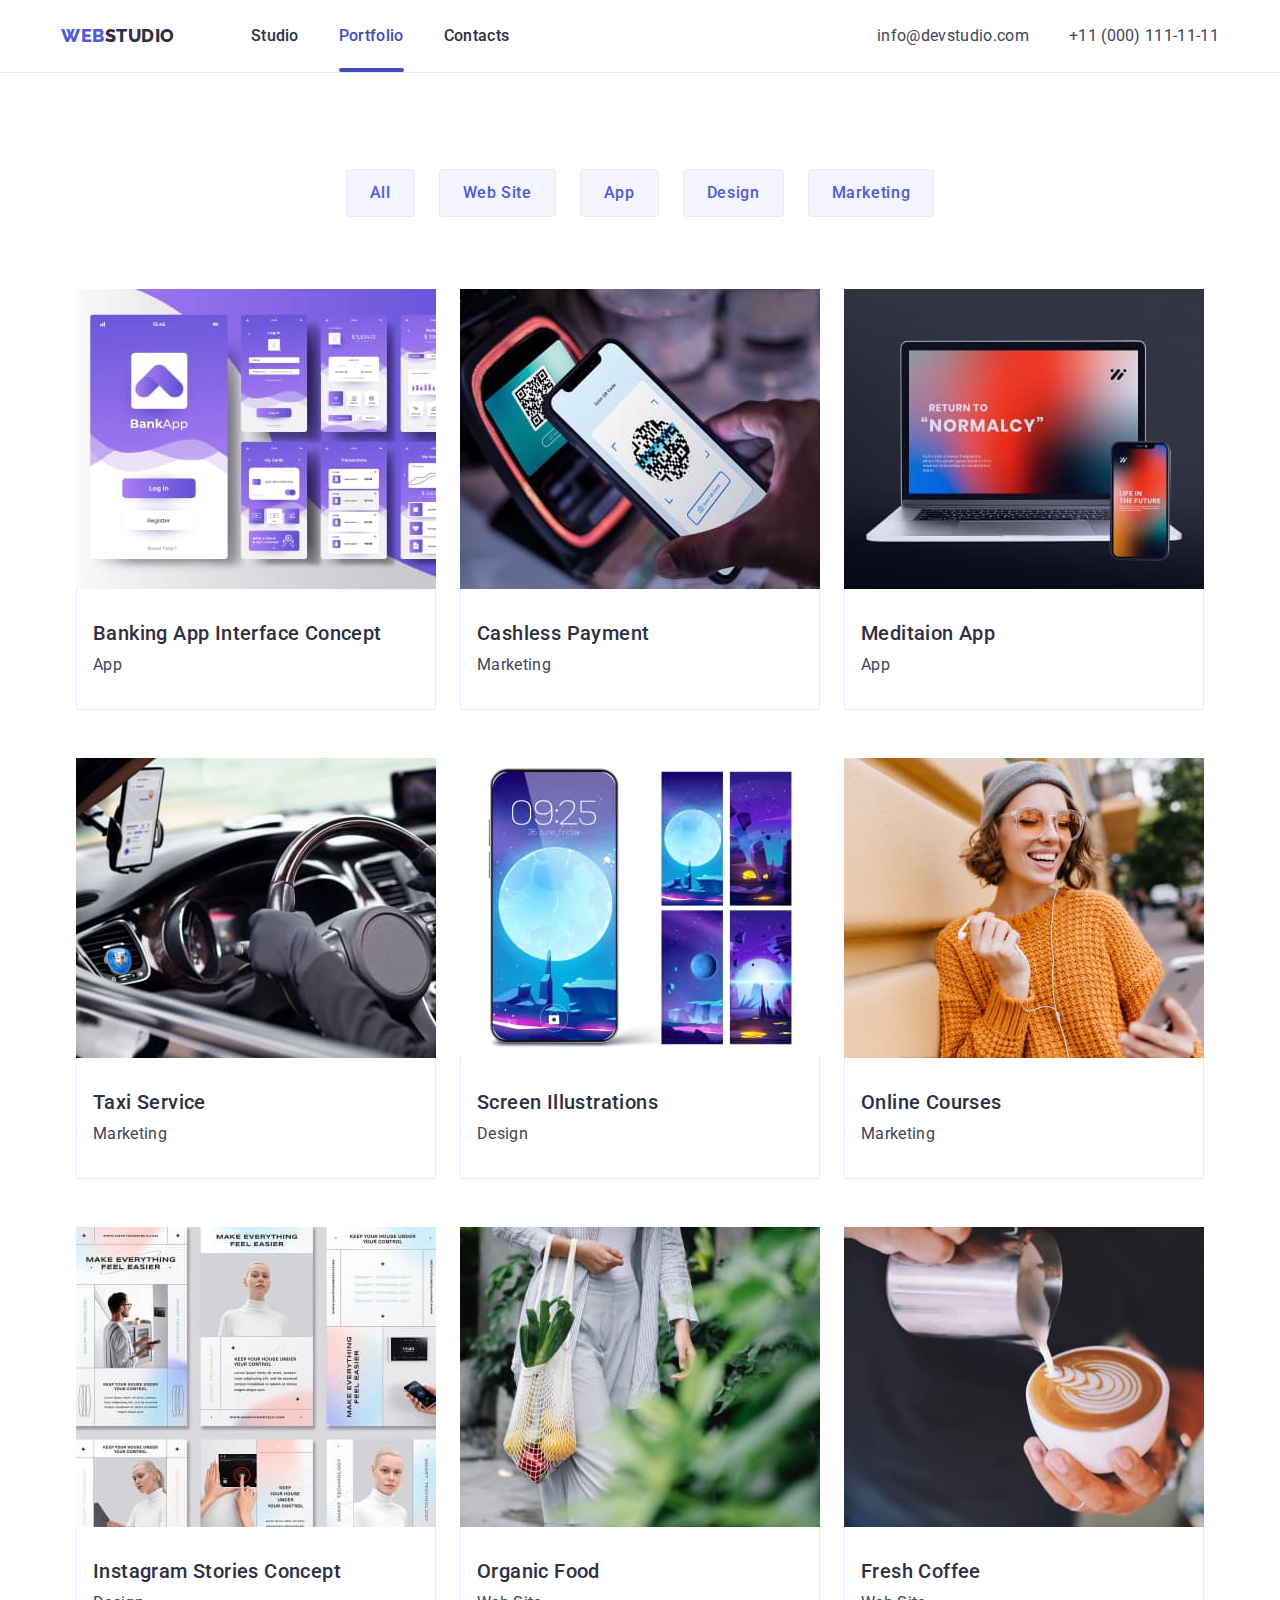
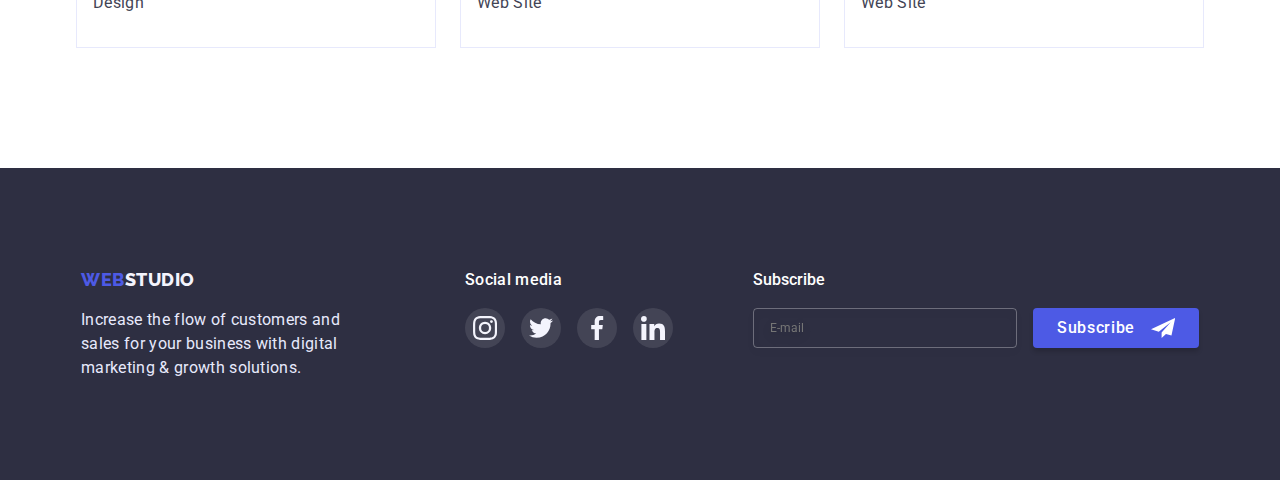
<file: portfolio.html>
<!DOCTYPE html>
<html lang="en">
  <head>
    <meta charset="UTF-8" />
    <meta http-equiv="X-UA-Compatible" content="IE=edge" />
    <meta name="viewport" content="width=device-width, initial-scale=1.0" />
    <title>Portfolio</title>
    <!-- Fonts -->
    <link rel="preconnect" href="https://fonts.googleapis.com" />
    <link rel="preconnect" href="https://fonts.gstatic.com" crossorigin />
    <link
      href="https://fonts.googleapis.com/css2?family=Raleway:wght@800&family=Roboto:wght@400;500;700;900&display=swap"
      rel="stylesheet"
    />
    <!-- Modern-normalize -->
    <link
      rel="stylesheet"
      href="https://cdn.jsdelivr.net/npm/modern-normalize@1.1.0/modern-normalize.min.css"
    />
    <!-- Custom styles  -->
    <link rel="stylesheet" href="./css/style.css" />
  </head>
  <body>
    <!-- Page header -->
    <header class="header-portfolio">
      <div class="header-container container">
        <!-- Logo -->
        <a class="header-logo logo link" href="./index.html"
          >Web<span class="logo-part">Studio</span></a
        >
        <!-- Main navigation -->
        <nav class="header-nav">
          <ul class="header-list list">
            <li class="header-item">
              <a class="header-link link" href="./index.html">Studio</a>
            </li>
            <li class="header-item">
              <a class="header-link current link" href="./portfolio.html"
                >Portfolio</a
              >
            </li>
            <li class="header-item">
              <a class="header-link link" href="#">Contacts</a>
            </li>
          </ul>
        </nav>
        <address class="header-contacts">
          <ul class="header-contacts-list list">
            <li class="header-contacts-item">
              <a
                class="header-contacts-link link"
                href="mailto:info@devstudio.com"
                >info@devstudio.com</a
              >
            </li>
            <li class="header-contacts-item">
              <a class="header-contacts-link link" href="tel:+110001111111"
                >+11 (000) 111-11-11</a
              >
            </li>
          </ul>
        </address>
      </div>
    </header>
    <main>
      <!-- Main content section -->
      <section class="portfolio-section">
        <div class="container">
          <!-- Page title -->
          <h1 class="visually-hidden">Portfolio</h1>
          <!-- Filter buttons  -->
          <ul class="button-list list">
            <li class="button-list-item">
              <button class="portfolio-btn btn" type="button">All</button>
            </li>
            <li class="button-list-item">
              <button class="portfolio-btn btn" type="button">Web Site</button>
            </li>
            <li class="button-list-item">
              <button class="portfolio-btn btn" type="button">App</button>
            </li>
            <li class="button-list-item">
              <button class="portfolio-btn btn" type="button">Design</button>
            </li>
            <li class="button-list-item">
              <button class="portfolio-btn btn" type="button">Marketing</button>
            </li>
          </ul>
          <!-- Project card section-->
          <ul class="project-cart-list card-set list">
            <li class="project-card-item card-set-item">
              <a class="project-card-link link" href="">
                <div class="overlay-box">
                  <img
                    src="./images/portfolio/img1.jpg"
                    alt="banking App"
                    width="360"
                    height="300"
                  />

                  <div class="overlay-txt">
                    <p class="overlay-desc">
                      14 Stylish and User-Friendly App Design Concepts · Task
                      Manager App · Calorie Tracker App · Exotic Fruit Ecommerce
                      App · Cloud Storage App
                    </p>
                  </div>
                </div>
                <div class="project-card-desc">
                  <h2 class="project-card-title">
                    Banking App Interface Concept
                  </h2>
                  <p class="project-card-txt">App</p>
                </div>
              </a>
            </li>
            <li class="project-card-item card-set-item">
              <a class="project-card-link link" href="">
                <div class="overlay-box">
                  <img
                    class="project-card-img"
                    src="./images/portfolio/img2.jpg"
                    alt="payment by phone"
                    width="360"
                    height="300"
                  />
                  <div class="overlay-txt">
                    <p class="overlay-desc">
                      14 Stylish and User-Friendly App Design Concepts · Task
                      Manager App · Calorie Tracker App · Exotic Fruit Ecommerce
                      App · Cloud Storage App
                    </p>
                  </div>
                </div>
                <div class="project-card-desc">
                  <h2 class="project-card-title">Cashless Payment</h2>
                  <p class="project-card-txt">Marketing</p>
                </div>
              </a>
            </li>
            <li class="project-card-item card-set-item">
              <a class="project-card-link link" href="">
                <div class="overlay-box">
                  <img
                    src="./images/portfolio/img3.jpg"
                    alt="meditaion App on laptop and phone"
                    width="360"
                    height="300"
                  />
                  <div class="overlay-txt">
                    <p class="overlay-desc">
                      14 Stylish and User-Friendly App Design Concepts · Task
                      Manager App · Calorie Tracker App · Exotic Fruit Ecommerce
                      App · Cloud Storage App
                    </p>
                  </div>
                </div>
                <div class="project-card-desc">
                  <h2 class="project-card-title">Meditaion App</h2>
                  <p class="project-card-txt">App</p>
                </div>
              </a>
            </li>
            <li class="project-card-item card-set-item">
              <a class="project-card-link link" href="">
                <div class="overlay-box">
                  <img
                    src="./images/portfolio/img4.jpg"
                    alt="phone with taxi app in car"
                    width="360"
                    height="300"
                  />
                  <div class="overlay-txt">
                    <p class="overlay-desc">
                      14 Stylish and User-Friendly App Design Concepts · Task
                      Manager App · Calorie Tracker App · Exotic Fruit Ecommerce
                      App · Cloud Storage App
                    </p>
                  </div>
                </div>
                <div class="project-card-desc">
                  <h2 class="project-card-title">Taxi Service</h2>
                  <p class="project-card-txt">Marketing</p>
                </div>
              </a>
            </li>
            <li class="project-card-item card-set-item">
              <a class="project-card-link link" href="">
                <div class="overlay-box">
                  <img
                    src="./images/portfolio/img5.jpg"
                    alt="screen Illustrations"
                    width="360"
                    height="300"
                  />
                  <div class="overlay-txt">
                    <p class="overlay-desc">
                      14 Stylish and User-Friendly App Design Concepts · Task
                      Manager App · Calorie Tracker App · Exotic Fruit Ecommerce
                      App · Cloud Storage App
                    </p>
                  </div>
                </div>
                <div class="project-card-desc">
                  <h2 class="project-card-title">Screen Illustrations</h2>
                  <p class="project-card-txt">Design</p>
                </div>
              </a>
            </li>
            <li class="project-card-item card-set-item">
              <a class="project-card-link link" href="">
                <div class="overlay-box">
                  <img
                    src="./images/portfolio/img6.jpg"
                    alt="smiling girl with phone "
                    width="360"
                    height="300"
                  />
                  <div class="overlay-txt">
                    <p class="overlay-desc">
                      14 Stylish and User-Friendly App Design Concepts · Task
                      Manager App · Calorie Tracker App · Exotic Fruit Ecommerce
                      App · Cloud Storage App
                    </p>
                  </div>
                </div>
                <div class="project-card-desc">
                  <h2 class="project-card-title">Online Courses</h2>
                  <p class="project-card-txt">Marketing</p>
                </div>
              </a>
            </li>
            <li class="project-card-item card-set-item">
              <a class="project-card-link link" href="">
                <div class="overlay-box">
                  <img
                    src="./images/portfolio/img7.jpg"
                    alt="instagram Stories"
                    width="360"
                    height="300"
                  />
                  <div class="overlay-txt">
                    <p class="overlay-desc">
                      14 Stylish and User-Friendly App Design Concepts · Task
                      Manager App · Calorie Tracker App · Exotic Fruit Ecommerce
                      App · Cloud Storage App
                    </p>
                  </div>
                </div>
                <div class="project-card-desc">
                  <h2 class="project-card-title">Instagram Stories Concept</h2>
                  <p class="project-card-txt">Design</p>
                </div>
              </a>
            </li>
            <li class="project-card-item card-set-item">
              <a class="project-card-link link" href="">
                <div class="overlay-box">
                  <img
                    src="./images/portfolio/img8.jpg"
                    alt="food in bag"
                    width="360"
                    height="300"
                  />
                  <div class="overlay-txt">
                    <p class="overlay-desc">
                      14 Stylish and User-Friendly App Design Concepts · Task
                      Manager App · Calorie Tracker App · Exotic Fruit Ecommerce
                      App · Cloud Storage App
                    </p>
                  </div>
                </div>
                <div class="project-card-desc">
                  <h2 class="project-card-title">Organic Food</h2>
                  <p class="project-card-txt">Web Site</p>
                </div>
              </a>
            </li>
            <li class="project-card-item card-set-item">
              <a class="project-card-link link" href="">
                <div class="overlay-box">
                  <img
                    src="./images/portfolio/img9.jpg"
                    alt="cup of coffee"
                    width="360"
                    height="300"
                  />
                  <div class="overlay-txt">
                    <p class="overlay-desc">
                      14 Stylish and User-Friendly App Design Concepts · Task
                      Manager App · Calorie Tracker App · Exotic Fruit Ecommerce
                      App · Cloud Storage App
                    </p>
                  </div>
                </div>
                <div class="project-card-desc">
                  <h2 class="project-card-title">Fresh Coffee</h2>
                  <p class="project-card-txt">Web Site</p>
                </div>
              </a>
            </li>
          </ul>
        </div>
      </section>
    </main>
    <!-- Footer -->
    <footer class="footer">
      <div class="footer-container container">
        <div class="footer-desc">
          <a class="footer-logo logo link" href="./index.html"
            >Web<span class="footer-logo-part">Studio</span></a
          >
          <p class="footer-txt">
            Increase the flow of customers and sales for your business with
            digital marketing & growth solutions.
          </p>
        </div>
        <div class="social">
          <p class="social-title">Social media</p>
          <ul class="social-list-footer list">
            <li class="social-item-footer">
              <a
                class="social-link-footer"
                href="https://www.instagram.com"
                rel="noopener noreferrer"
                aria-label="Instagram link"
              >
                <svg class="social-icon" width="24" height="24">
                  <use href="./images/icons.svg#icon-instagram"></use>
                </svg>
              </a>
            </li>
            <li class="social-item-footer">
              <a
                class="social-link-footer"
                href=""
                rel="noopener noreferrer"
                aria-label="Twitter link"
              >
                <svg class="social-icon" width="24" height="24">
                  <use href="./images/icons.svg#icon-twitter"></use>
                </svg>
              </a>
            </li>
            <li class="social-item-footer">
              <a
                class="social-link-footer"
                href=""
                rel="noopener noreferrer"
                aria-label="Facebook link"
              >
                <svg class="social-icon" width="24" height="24">
                  <use href="./images/icons.svg#icon-facebook"></use>
                </svg>
              </a>
            </li>
            <li class="social-item-footer">
              <a
                class="social-link-footer"
                href=""
                rel="noopener noreferrer"
                aria-label="Linkedin link"
              >
                <svg class="social-icon" width="24" height="24">
                  <use href="./images/icons.svg#icon-linkedin"></use>
                </svg>
              </a>
            </li>
          </ul>
        </div>
        <div class="subscribe">
          <p class="subscribe-desc">Subscribe</p>
          <form class="subscribe-form">
            <label class="subscribe-label">
              <input
                class="subscribe-field"
                type="email"
                name="subscribe_mail"
                placeholder="E-mail"
              />
            </label>
            <button class="subscribe-btn btn" type="submit">
              Subscribe
              <svg class="subscribe-icon" width="24" height="24">
                <use href="./images/icons.svg#icon-send"></use>
              </svg>
            </button>
          </form>
        </div>
      </div>
    </footer>
  </body>
</html>
</file>
<file: css/style.css>
:root {
  /* Fonts */
  --primary-font: 'Roboto', sans-serif;
  --logo-font: 'Raleway', sans-serif;
  /* Text & BG colors */
  --navy-blue-cl: #2e2f42;
  --navy-blue-modal-cl: rgba(46, 47, 66, 0.4);
  --slate-cl: #434455;
  --light-slate-cl: #8e8f99;
  --cornflower-cl: #e7e9fc;
  --irirs-cl: #4d5ae5;
  --ocean-cl: #404bbf;
  --cloud-cl: #f4f4fd;
  --light-cl: #ffffff;
  --grey-cl: #2e2f42b3;
  --green-cl: #31d0aa;
  --light-dark-cl: rgba(255, 255, 255, 0.1);
  /* others */
  --indent: 24px;
  --items: 3;
  --trns-fast: 250ms cubic-bezier(0.4, 0, 0.2, 1);
  --trns-slow: 550ms cubic-bezier(0.4, 0, 0.2, 1);
}

body {
  font-family: var(--primary-font);
  background-color: var(--light-cl);
  color: var(--navy-blue-cl);
}
/* Reset styles */
h1,
h2,
h3,
h4,
h5,
h6,
p {
  margin: 0;
}
img {
  display: block;
  max-width: 100%;
  height: auto;
}
button {
  cursor: pointer;
}
.list {
  list-style-type: none;
  margin: 0;
  padding: 0;
}

.link {
  text-decoration: none;
}

/* Logo */
.logo {
  font-family: var(--logo-font);
  font-weight: 800;
  font-size: 18px;
  line-height: calc(24 / 18);
  letter-spacing: 0.03em;
  text-transform: uppercase;
  color: var(--irirs-cl);
}
.logo-part {
  color: var(--navy-blue-cl);
}
/* Buttom */
.btn {
  font-family: inherit;
  font-weight: 500;
  font-size: 16px;
  line-height: calc(24 / 16);
  letter-spacing: 0.04em;
}
.hero-btn {
  color: var(--light-cl);
  background-color: var(--irirs-cl);
  background: var(--irirs-cl);
  border: none;
  box-shadow: 0px 4px 4px rgba(0, 0, 0, 0.15);
  border-radius: 4px;
  display: block;
  margin: 0 auto;
  min-width: 169px;
  min-height: 56px;
  padding: 15px 31px;
  align-items: center;
  transition: background-color var(--trns-fast);
}
.hero-btn:focus,
.hero-btn:hover {
  background-color: var(--ocean-cl);
}
.portfolio-btn {
  color: var(--irirs-cl);
  background-color: var(--cloud-cl);
  border: 1px solid var(--cornflower-cl);
  border-radius: 4px;
  padding: 11px 23px;
  transition: background-color var(--trns-fast), color var(--trns-fast),
    border var(--trns-fast), box-shadow var(--trns-fast);
}
.portfolio-btn:hover,
.portfolio-btn:focus {
  color: var(--light-cl);
  background-color: var(--ocean-cl);
  box-shadow: 0px 3px 1px rgba(0, 0, 0, 0.1), 0px 2px 1px rgba(0, 0, 0, 0.08),
    0px 2px 2px rgba(0, 0, 0, 0.12);
  border: 1px solid var(--ocean-cl);
}
/* Container */
.container {
  min-width: 320px;
  max-width: 428px;
  padding-left: 15px;
  padding-right: 15px;
  margin-right: auto;
  margin-left: auto;
}
@media screen and (min-width: 768px) {
  .container {
    max-width: 768px;
  }
}
@media screen and (min-width: 1200px) {
  .container {
    max-width: 1158px;
  }
}
/* Card Set */
.card-set {
  display: flex;
  flex-wrap: wrap;
  row-gap: calc(2 * var(--indent));
  column-gap: var(--indent);
}
.card-set-item {
  flex-basis: calc((100% - var(--indent) * (var(--items) - 1)) / var(--items));
}
/* Text-set */
.text-set {
  display: flex;
}
/* Header */
.header-portfolio {
  border-bottom: 1px solid var(--cornflower-cl);
}
.header-container {
  display: flex;
  align-items: center;
  justify-content: center;
  padding-top: 24px;
  padding-bottom: 24px;
}
@media screen and (min-width: 768px) {
  .header-container {
    padding: 0;
  }
}
.header-logo {
  margin-right: 120px;
}
@media screen and (min-width: 1200px) {
  .header-logo {
    margin-right: 76px;
  }
}
.header-nav {
  display: none;
}
@media screen and (min-width: 768px) {
  .header-nav {
    display: block;
    margin-right: 118px;
  }
}
@media screen and (min-width: 1200px) {
  .header-nav {
    margin-right: auto;
  }
}

.header-list {
  display: flex;
  gap: 40px;
  align-items: baseline;
}

.header-item {
}
.header-link {
  display: block;
  padding-top: 24px;
  padding-bottom: 24px;
  font-weight: 500;
  font-size: 16px;
  line-height: calc(24 / 16);
  letter-spacing: 0.02em;
  color: var(--navy-blue-cl);

  position: relative;
  transition: color var(--trns-fast);
}
.header-link:focus,
.header-link:hover,
.header-contacts-link:hover,
.header-contacts-link:focus {
  color: var(--ocean-cl);
}
.header-contacts {
  display: none;
}
@media screen and (min-width: 768px) {
  .header-contacts {
    display: block;
  }
}
.header-contacts-list {
  display: flex;
  gap: 40px;
}
@media screen and (min-width: 768px) and (max-width: 1199px) {
  .header-contacts-list {
    flex-wrap: wrap;
    width: 119px;
    gap: 4px;
  }
}
.header-contacts-item {
}

.header-contacts-link {
  font-style: normal;
  font-size: 12px;
  line-height: calc(16 / 12);
  letter-spacing: 0.02em;
  color: var(--slate-cl);
  transition: color var(--trns-fast);
}
@media screen and (min-width: 1200px) {
  .header-contacts-link {
    font-size: 16px;
    line-height: calc(24 / 16);
  }
}
.header-link.current::after {
  content: '';
  display: block;
  width: 100%;
  height: 4px;
  background-color: var(--ocean-cl);
  border-radius: 2px;

  position: absolute;
  bottom: 0;
}
.current {
  color: var(--ocean-cl);
}
.header-btn {
  background-color: transparent;
  border: none;
  display: flex;
  justify-content: center;
  align-items: center;
  width: 32px;
  height: 22px;
  padding: 0;
  margin-left: auto;
}
@media screen and (min-width: 768px) {
  .header-btn {
    display: none;
  }
}
.header-btn-icon {
  stroke: var(--navy-blue-cl);
}
/* hero-section */

.hero {
  padding-top: 112px;
  padding-bottom: 112px;
  margin-left: auto;
  margin-right: auto;

  background-color: var(--navy-blue-cl);
  background-image: linear-gradient(
      rgba(46, 47, 66, 0.7),
      rgba(46, 47, 66, 0.7)
    ),
    url(../images/main_page/hero/bg-img_mob@1x.jpg);
  background-repeat: no-repeat;
  background-position: center;
  background-size: cover;
}
@media (min-device-pixel-ratio: 2),
  (-webkit-min-device-pixel-ratio: 2),
  (min-resolution: 192dpi),
  (min-resolution: 2dppx) {
  .hero {
    background-image: linear-gradient(
        rgba(46, 47, 66, 0.7),
        rgba(46, 47, 66, 0.7)
      ),
      url(../images/main_page/hero/bg-img_mob@2x.jpg);
  }
}
@media screen and (min-width: 768px) {
  .hero {
    background-image: linear-gradient(
        rgba(46, 47, 66, 0.7),
        rgba(46, 47, 66, 0.7)
      ),
      url(../images/main_page/hero/bg-img_tab@1x.jpg);
  }
  @media (min-device-pixel-ratio: 2),
    (-webkit-min-device-pixel-ratio: 2),
    (min-resolution: 192dpi),
    (min-resolution: 2dppx) {
    .hero {
      background-image: linear-gradient(
          rgba(46, 47, 66, 0.7),
          rgba(46, 47, 66, 0.7)
        ),
        url(../images/main_page/hero/bg-img_tab@2x.jpg);
    }
  }
}
@media screen and (min-width: 1200px) {
  .hero {
    background-image: linear-gradient(
        rgba(46, 47, 66, 0.7),
        rgba(46, 47, 66, 0.7)
      ),
      url(../images/main_page/hero/bg-img_desk@1x.jpg);
  }
  @media (min-device-pixel-ratio: 2),
    (-webkit-min-device-pixel-ratio: 2),
    (min-resolution: 192dpi),
    (min-resolution: 2dppx) {
    .hero {
      background-image: linear-gradient(
          rgba(46, 47, 66, 0.7),
          rgba(46, 47, 66, 0.7)
        ),
        url(../images/main_page/hero/bg-img_desk@2x.jpg);
    }
  }
}
@media screen and (min-width: 768px) {
  .hero {
    padding-top: 112px;
    padding-bottom: 108px;
  }
}
@media screen and (min-width: 1200px) {
  .hero {
    padding-top: 188px;
    padding-bottom: 188px;
    max-width: 1440px;
  }
}
.hero-title {
  align-items: center;
  font-size: 36px;
  line-height: calc(40 / 36);
  letter-spacing: 0.02em;
  color: var(--light-cl);
  text-align: center;
  /* width: 496px; */
  margin-left: auto;
  margin-right: auto;
  margin-bottom: 72px;
}
@media screen and (min-width: 768px) {
  .hero-title {
    font-size: 56px;
    line-height: calc(60 / 56);
    margin-bottom: 40px;
    width: 496px;
  }
}
@media screen and (min-width: 1200px) {
  .hero-title {
    margin-bottom: 48px;
  }
}
/* Main text section */
.main {
  padding-top: 96px;
  padding-bottom: 96px;
}
@media screen and (min-width: 1200px) {
  .main {
    padding-top: 120px;
    padding-bottom: 120px;
  }
}
.main-list {
  --items: 1;
  --indent: 72px;
  display: flex;
  flex-wrap: wrap;
  gap: var(--indent);
}
@media screen and (min-width: 768px) {
  .main-list {
    --items: 2;
    --indent: 24px;
    row-gap: 72px;
    column-gap: 24px;
  }
}
@media screen and (min-width: 1200px) {
  .main-list {
    --items: 4;
  }
}
.main-item {
  flex-basis: calc(
    (100% - var(--indent) * (var(--items) - 1)) / (var(--items))
  );
}
.main-item-wrap-icon {
  display: none;
}
@media screen and (min-width: 1200px) {
  .main-item-wrap-icon {
    display: block;
    background-color: var(--cloud-cl);
    display: flex;
    justify-content: center;
    align-items: center;
    width: 264px;
    height: 112px;
    margin-bottom: 8px;
  }
}
.main-item-icon {
}
.main-item-title {
  font-size: 36px;
  line-height: calc(40 / 36);
  text-align: center;
  letter-spacing: 0.02em;
  text-transform: capitalize;
  margin-bottom: 8px;
}
@media screen and (min-width: 768px) {
  .main-item-title {
    text-align: left;
  }
}
@media screen and (min-width: 1200px) {
  .main-item-title {
    font-weight: 500;
    font-size: 20px;
    line-height: calc(24 / 20);
  }
}

.main-item-txt {
  font-weight: 500;
  font-size: 16px;
  line-height: calc(24 / 16);
  letter-spacing: 0.02em;
  color: var(--slate-cl);
}
@media screen and (min-width: 1200px) {
  .main-item-txt {
    font-weight: 400;
  }
}
/* What are we doing section */
.products {
  display: none;
  padding-bottom: 120px;
}
@media screen and (min-width: 1200px) {
  .products {
    display: block;
  }
}
.products-title {
  text-align: center;
  margin-bottom: 72px;
}

.title {
  font-size: 36px;
  line-height: calc(40 / 36);
  letter-spacing: 0.02em;
  text-transform: capitalize;
}
.products-list {
  display: flex;
  gap: 24px;
}
.products-item {
}
/* Our team section  */
.team {
  background-color: var(--cloud-cl);
  padding-top: 96px;
  padding-bottom: 128px;
}
@media screen and (min-width: 768px) {
  .team {
    padding-bottom: 104px;
  }
}
@media screen and (min-width: 1200px) {
  .team {
    padding-top: 120px;
    padding-bottom: 120px;
  }
}
.team-title {
  text-align: center;
  margin-bottom: 72px;
}
.team-list {
  margin-right: auto;
  margin-left: auto;
  width: 264px;
}
@media screen and (min-width: 768px) and (max-width: 1199px) {
  .team-list {
    display: flex;
    flex-wrap: wrap;
    gap: 64px 24px;
    width: 552px;
  }
}
@media screen and (min-width: 1200px) {
  .team-list {
    display: flex;
    gap: 24px;
    width: auto;
  }
}
.team-item {
  background-color: var(--light-cl);
  text-align: center;

  box-shadow: 0px 1px 6px rgba(46, 47, 66, 0.08),
    0px 1px 1px rgba(46, 47, 66, 0.16), 0px 2px 1px rgba(46, 47, 66, 0.08);
  border-radius: 0px 0px 4px 4px;

  margin-bottom: 72px;
}
@media screen and (min-width: 768px) {
  .team-item {
    margin-bottom: 0;
  }
}
.team-item-title {
  font-weight: 500;
  font-size: 20px;
  line-height: calc(24 / 20);
  letter-spacing: 0.02em;
  margin-bottom: 8px;
}
.team-item-txt {
  font-size: 16px;
  line-height: calc(24 / 16);
  letter-spacing: 0.02em;
  color: var(--slate-cl);
  margin-bottom: 8px;
}
.team-card-desc {
  padding-top: 32px;
  padding-bottom: 32px;
}
.social-list {
  display: flex;
  gap: 24px;
  justify-content: center;
  align-items: center;
}
.social-link {
  display: flex;
  justify-content: center;
  align-items: center;
  width: 40px;
  height: 40px;
  background-color: var(--irirs-cl);
  border-radius: 50%;
  transition: background-color var(--trns-fast);
}
.social-link:hover,
.social-link:focus {
  background-color: var(--ocean-cl);
}
.social-icon {
}
/* Customers */
.customers {
  padding-top: 96px;
  padding-bottom: 96px;
}
@media screen and (min-width: 1200px) {
  .customers {
    padding-top: 120px;
    padding-bottom: 120px;
  }
}
.customers-title {
  text-align: center;
  margin-bottom: 72px;
}
.customers-link {
  border: 1px solid var(--light-slate-cl);
  border-radius: 4px;
  height: 88px;
  display: flex;
  justify-content: center;
  align-items: center;
  transition: border var(--trns-fast);
}
.customers-list {
  --items: 2;
  --indent: 16px;
  display: flex;
  flex-wrap: wrap;
  column-gap: var(--indent);
  row-gap: 72px;
  margin-right: auto;
  margin-left: auto;
}
@media screen and (min-width: 768px) and (max-width: 1199px) {
  .customers-list {
    --items: 3;
    --indent: 24px;
    max-width: 552px;
  }
}
@media screen and (min-width: 1200px) {
  .customers-list {
    --items: 6;
    --indent: 24px;
  }
}
.customers-item {
  flex-basis: calc(
    (100% - var(--indent) * (var(--items) - 1)) / (var(--items))
  );
}

@media screen and (min-width: 768px) {
  .customers-item {
    /* max-width: 168px; */
  }
}
.customers-icon {
  fill: var(--light-slate-cl);
  transition: fill var(--trns-fast);
}
.customers-link:focus,
.customers-link:hover {
  border: 1px solid var(--ocean-cl);
}
.customers-link:focus .customers-icon,
.customers-link:hover .customers-icon {
  fill: var(--ocean-cl);
}
/* Footer */
.footer-container {
}
@media screen and (min-width: 768px) and (max-width: 1199px) {
  .footer-container {
    display: flex;
    flex-wrap: wrap;
    gap: 72px 24px;
    max-width: 552px;
    justify-content: flex-start;
    align-items: baseline;
  }
}
@media screen and (min-width: 1200px) {
  .footer-container {
    display: flex;
    justify-content: center;
  }
}
.footer {
  background-color: var(--navy-blue-cl);
  padding-top: 96px;
  padding-bottom: 96px;
}
@media screen and (min-width: 1200px) {
  .footer {
    padding-top: 100px;
    padding-bottom: 100px;
    padding-left: 0;
  }
}
.footer-logo {
  display: block;
  text-align: center;
}
@media screen and (min-width: 768px) {
  .footer-logo {
    text-align: left;
  }
}
.footer-logo-part {
  color: var(--cloud-cl);
}
.footer-txt {
  font-size: 16px;
  line-height: calc(24 / 16);
  letter-spacing: 0.02em;
  color: var(--cornflower-cl);
  width: 264px;
  margin-top: 16px;
}
.footer-desc {
  margin-bottom: 72px;
  width: 264px;
  margin-left: auto;
  margin-right: auto;
}
@media screen and (min-width: 768px) {
  .footer-desc {
    margin-bottom: 0;
  }
}
@media screen and (min-width: 1200px) {
  .footer-desc {
    margin-right: 120px;
    margin-left: 0;
  }
}
.social-title {
  font-size: 16px;
  line-height: calc(24 / 16);
  letter-spacing: 0.02em;
  font-weight: 500;
  color: var(--light-cl);
  margin-bottom: 16px;
}
.social-list-footer {
  display: flex;
  gap: 16px;
}
.social-link-footer {
  display: flex;
  justify-content: center;
  align-items: center;
  width: 40px;
  height: 40px;
  background: var(--light-dark-cl);
  border-radius: 50%;
  transition: background-color var(--trns-fast);
}
.social-link-footer:hover,
.social-link-footer:focus {
  background-color: var(--green-cl);
}
.social {
  margin-bottom: 72px;
  width: 208px;
  margin-left: auto;
  margin-right: auto;
  text-align: center;
}
@media screen and (min-width: 768px) {
  .social {
    margin-bottom: 0;
    text-align: left;
  }
}
@media screen and (min-width: 1200px) {
  .social {
    margin-right: 80px;
    margin-left: 0;
  }
}
/* footer subscribe form*/
.subscribe {
}
.subscribe-desc {
  font-weight: 500;
  font-size: 16px;
  line-height: calc(24 / 16);
  color: var(--light-cl);
  margin-bottom: 16px;
  text-align: center;
}
@media screen and (min-width: 768px) {
  .subscribe-desc {
    text-align: left;
  }
}
.subscribe-form {
  display: flex;
  flex-wrap: wrap;
  justify-content: center;
  align-items: center;
  gap: 16px;
}

.subscribe-label {
  width: 100%;
}
@media screen and (min-width: 768px) {
  .subscribe-label {
    width: 264px;
  }
}
.subscribe-field {
  background-color: transparent;
  padding: 8px 16px;
  width: 100%;
  height: 40px;
  border: 1px solid rgba(255, 255, 255, 0.3);
  filter: drop-shadow(0px 4px 4px rgba(0, 0, 0, 0.15));
  border-radius: 4px;

  font-size: 12px;
  line-height: calc(24 / 12);
  color: rgba(255, 255, 255, 0.6);

  outline: 1px solid transparent;
  outline-offset: -1px;
  transition: outline-color var(--trns-fast);
}
@media screen and (min-width: 768px) {
  .subscribe-field {
    width: 264px;
  }
}
.subscribe-field:hover,
.subscribe-field:focus,
.subscribe-field:focus-visible {
  outline-color: var(--light-slate-cl);
}
.subscribe-btn {
  color: var(--light-cl);
  background-color: var(--irirs-cl);
  background: var(--irirs-cl);
  border: none;
  box-shadow: 0px 4px 4px rgba(0, 0, 0, 0.15);
  border-radius: 4px;

  padding: 8px 24px;
  display: flex;
  justify-content: center;
  align-items: center;
  gap: 16px;
  min-width: 165px;
  min-height: 40px;
  transition: background-color var(--trns-fast);
}

.subscribe-btn:hover,
.subscribe-btn:focus {
  background-color: var(--ocean-cl);
}

.subscribe-icon {
  fill: var(--light-cl);
}
/* Portfolio page */
/* Page title  */
.visually-hidden {
  position: absolute;
  width: 1px;
  height: 1px;
  margin: -1px;
  border: 0;
  padding: 0;

  white-space: nowrap;
  clip-path: inset(100%);
  clip: rect(0 0 0 0);
  overflow: hidden;
}
.portfolio-section {
  padding-top: 96px;
  padding-bottom: 120px;
}
/* Navigation button */
.button-list {
  display: flex;
  gap: 24px;
  justify-content: center;
  margin-bottom: 72px;
}
/* Project card section */
.project-card-list {
}
.project-card-item {
}
.project-card-img {
}
.project-card-title {
  font-weight: 500;
  font-size: 20px;
  line-height: calc(24 / 20);
  letter-spacing: 0.02em;
  margin-bottom: 8px;
  color: var(--navy-blue-cl);
}
.project-card-txt {
  font-size: 16px;
  line-height: calc(24 / 16);
  letter-spacing: 0.02em;
  color: var(--slate-cl);
}
.project-card-desc {
  padding-top: 32px;
  padding-bottom: 32px;
  padding-left: 16px;
  border: 1px solid var(--cornflower-cl);
  border-top: none;
  transition: border var(--trns-fast), box-shadow var(--trns-fast);
}
.project-card-link {
}

.project-card-link:hover .project-card-desc,
.project-card-link:focus .project-card-desc {
  border: 0.5px solid var(--cloud-cl);
  border-top: none;
  box-shadow: 0px 1px 6px rgba(46, 47, 66, 0.08),
    0px 1px 1px rgba(46, 47, 66, 0.16), 0px 2px 1px rgba(46, 47, 66, 0.08);
}
.project-card-link:hover .overlay-txt,
.project-card-link:focus .overlay-txt {
  opacity: 1;
  transform: translate(0);
}
.overlay-box {
  position: relative;
  overflow: hidden;
}
.overlay-txt {
  position: absolute;
  left: 0;
  top: 0;
  width: 100%;
  height: 100%;
  background-color: var(--irirs-cl);
  padding-top: 40px;
  padding-left: 32px;
  padding-right: 32px;
  transform: translateY(100%);
  opacity: 0;
  transition: opacity var(--trns-slow), transform var(--trns-fast);
}
.overlay-desc {
  color: var(--cloud-cl);
  font-style: normal;
  font-size: 16px;
  line-height: calc(24 / 16);
}

/* Modal window */
.backdrop {
  position: fixed;
  top: 0;
  left: 0;
  width: 100%;
  height: 100%;
  background-color: var(--navy-blue-modal-cl);
  transition: opacity var(--trns-slow), visibility var(--trns-slow);
}
.modal {
  position: absolute;
  top: 50%;
  left: 50%;
  transform: translate(-50%, -50%);
  width: 90%;
  min-height: 576px;
  padding: 72px 24px 24px 24px;
  background: #fcfcfc;
  box-shadow: 0px 1px 1px rgba(0, 0, 0, 0.14), 0px 1px 3px rgba(0, 0, 0, 0.12),
    0px 2px 1px rgba(0, 0, 0, 0.2);
  border-radius: 4px;
  transition: transform 350ms ease 450ms, opacity 350ms ease 450ms;
}
@media screen and (min-width: 768px) {
  .modal {
    width: 408px;
  }
}
.backdrop.is-hidden .modal {
  opacity: 0;
  transform: translate(-50%, 70%);
}
.modal-close {
  background-color: var(--cornflower-cl);
  border-radius: 50%;
  border: 1px solid rgba(0, 0, 0, 0.1);
  position: absolute;
  top: 24px;
  right: 24px;
  width: 24px;
  height: 24px;
  padding: 0;
  display: flex;
  justify-content: center;
  align-items: center;
  transition: background-color var(--trns-fast);
}
.modal-icon {
  fill: #000;
  transition: fill var(--trns-fast);
}
.modal-close:hover,
.modal-close:focus {
  background-color: var(--ocean-cl);
}
.modal-close:hover .modal-icon,
.modal-close:focus .modal-icon {
  fill: #fff;
}
.backdrop.is-hidden {
  opacity: 0;
  pointer-events: none;
  visibility: hidden;
}
/* Modal stylles  */
.modal-title {
  display: block;
  text-align: center;
  font-weight: 500;
  font-size: 16px;
  line-height: calc(24 / 16);
  margin-bottom: 16px;
}
/* .modal-form {
} */
.modal-form-label {
  font-size: 12px;
  line-height: calc(16 / 12);
  color: var(--light-slate-cl);
  margin-bottom: 4px;
}
.modal-form-droup {
  margin-bottom: 8px;
  position: relative;
}
.modal-form-field {
  display: block;
  width: 100%;
  height: 40px;
  border: 1px solid rgba(33, 33, 33, 0.2);
  border-radius: 4px;
  outline: 1px solid transparent;
  outline-offset: -1px;
  transition: outline-color var(--trns-fast);
  padding-left: 38px;
  padding-right: 38px;
}
.modal-form-field:focus,
.modal-form-field:focus-visible,
.modal-form-field:hover,
.modal-form-comment:focus,
.modal-form-comment:focus-visible,
.modal-form-comment:hover {
  outline-color: #4d5ae5;
}
.modal-form-icon {
  position: absolute;
  top: 50%;
  left: 16px;
  transform: translateY(-50%);
  fill: var(--navy-blue-cl);
  pointer-events: none;
  transition: fill var(--trns-fast);
}

.modal-form-field:focus + .modal-form-icon,
.modal-form-field:focus-visible + .modal-form-icon,
.modal-form-field:hover + .modal-form-icon {
  fill: var(--irirs-cl);
}
.modal-form-comment {
  display: block;
  width: 100%;
  height: 120px;
  padding: 8px 16px;
  margin-bottom: 16px;
  resize: none;
  border: 1px solid rgba(33, 33, 33, 0.2);
  border-radius: 4px;
  outline: 1px solid transparent;
  outline-offset: -1px;
  transition: outline-color var(--trns-fast);
  font-size: 12px;
  line-height: calc(16 / 12);
  letter-spacing: 0.04em;
}
.modal-form-comment::placeholder {
  color: rgba(117, 117, 117, 0.5);
}
.modal-form-agreement {
  margin-bottom: 24px;
  display: flex;
  align-items: center;
}
.modal-form-checkbox {
  appearance: none;
  -moz-appearance: none;
  -webkit-appearance: none;
}
.custom-checkbox {
  margin-right: 8px;
}
.custom-checkbox-check {
  opacity: 0;
  transition: opacity var(--trns-fast);
}
.custom-checkbox-noncheck {
  fill: transparent;
  stroke: var(--navy-blue-cl);
}
.modal-form-checkbox:checked + .custom-checkbox > .custom-checkbox-check {
  opacity: 1;
}
.modal-form-desc {
  font-size: 12px;
  color: #757575;
  user-select: none;
}
.modal-form-link {
  color: var(--irirs-cl);
}
/* Mobile menu */
.menu-toggle {
  top: 40px;
  right: 40px;
}

.menu-container {
  display: flex;
  flex-wrap: wrap;
  align-content: space-between;
  position: fixed;
  top: 0;
  left: 0;
  width: 100%;
  height: 100%;
  padding-top: 80px;
  padding-bottom: 40px;
  padding-left: 40px;
  background-color: var(--light-cl);
  z-index: 999;

  transform: translateX(100%);
  transition: transform 250ms ease-in-out;
}

.menu-container.is-open {
  transform: translateX(0);
}

.mobile-menu-nav {
  margin-right: 300px;
}

.mobile-menu-link {
  display: block;
  margin-bottom: 40px;
  font-weight: 700;
  font-size: 36px;
  line-height: calc(40 / 36);
  letter-spacing: 0.02em;
  text-transform: capitalize;
  color: var(--navy-blue-cl);
}
.menu-current {
  color: var(--ocean-cl);
}
.mobile-menu-contact {
  margin-bottom: 48px;
}
.mobile-menu-phone {
  display: block;
  margin-bottom: 40px;
  font-weight: 600;
  font-size: 36px;
  line-height: calc(40 / 36);
  text-transform: capitalize;
  color: var(--irirs-cl);
}
.mobile-menu-mail {
  font-weight: 500;
  font-size: 20px;
  line-height: calc(24 / 20);
  letter-spacing: 0.02em;
  color: var(--slate-cl);
}
.mobile-menu-social-list {
  display: flex;
  justify-content: space-between;
  align-items: center;
  padding-right: 10px;
}
</file>
